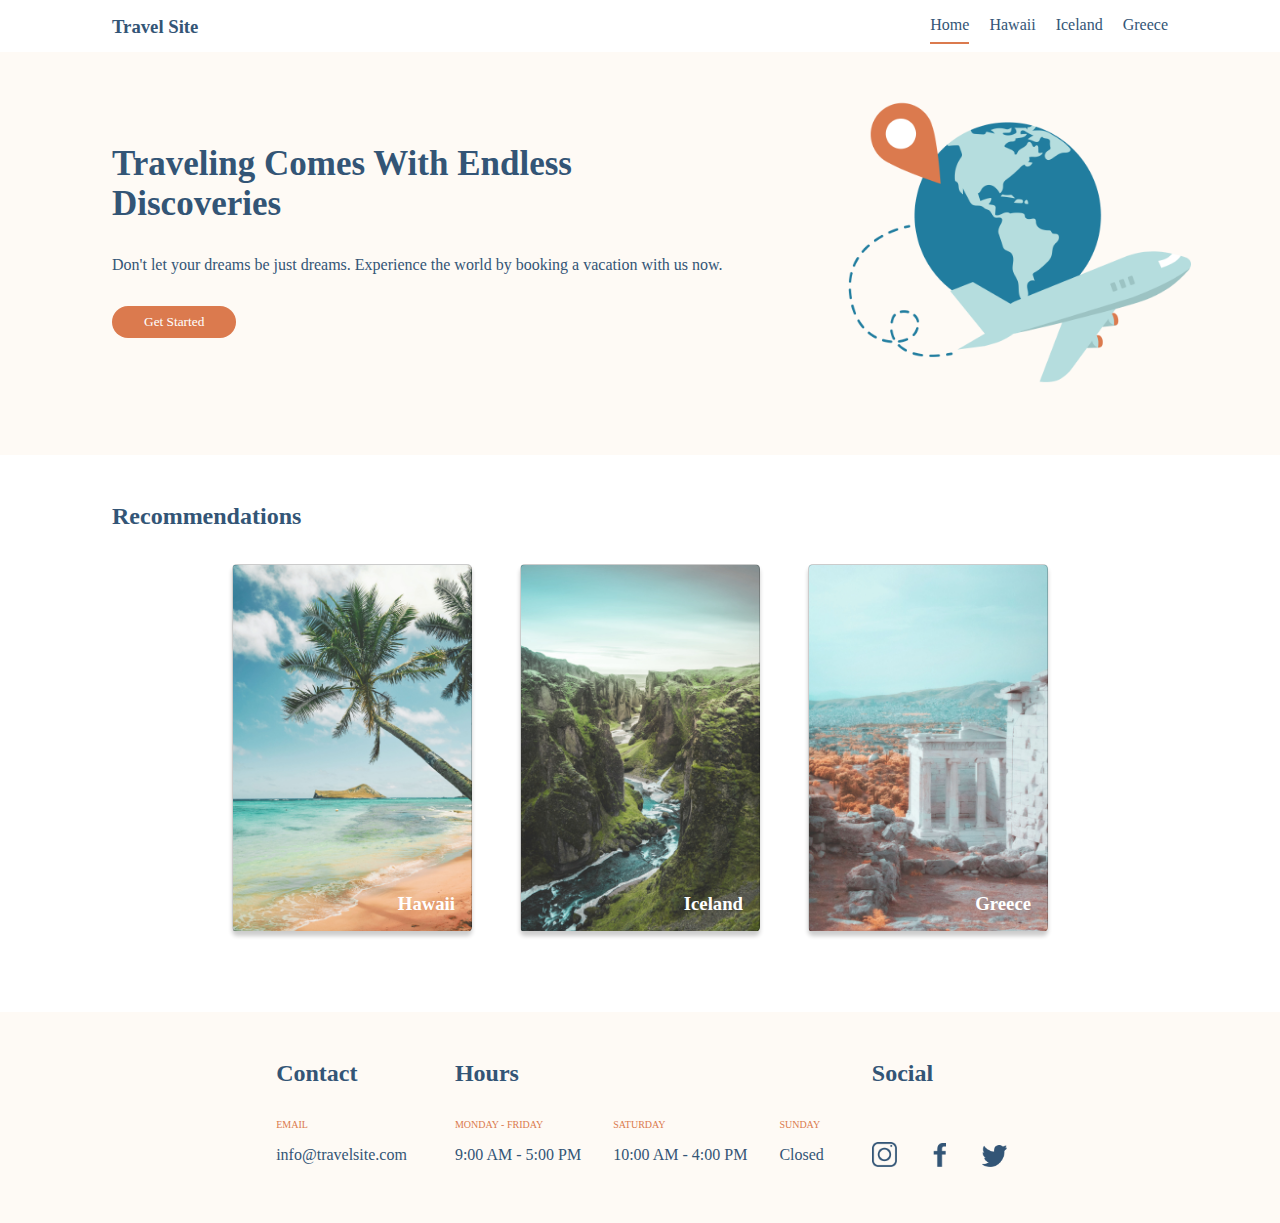
<file: index.html>
<!DOCTYPE html>
<html lang="en">
  <head>
    <meta charset="UTF-8" />
    <meta http-equiv="X-UA-Compatible" content="IE=edge" />
    <meta name="viewport" content="width=device-width, initial-scale=1.0" />
    <title>Travel Site</title>
    <link rel="stylesheet" href="./css/main.css" />
    <link rel="stylesheet" href="./css/global.css" />
  </head>

  <body>
    <header class="header">
      <a class="header__link" href="./index.html">
        <h3 class="header__title">Travel Site</h3></a
      >
      <nav class="navigation">
        <ul class="navigation__list">
          <li class="navigation__item">
            <a class="navigation__link--current" href="./index.html">Home</a>
          </li>
          <li class="navigation__item">
            <a class="navigation__link" href="./pages/hawaii.html">Hawaii</a>
          </li>
          <li class="navigation__item">
            <a class="navigation__link" href="./pages/iceland.html">Iceland</a>
          </li>
          <li class="navigation__item">
            <a class="navigation__link" href="./pages/greece.html">Greece</a>
          </li>
        </ul>
      </nav>
    </header>

    <main>
      <section class="hero">
        <article class="hero__textcontainer">
          <h1 class="hero__header">Traveling Comes With Endless Discoveries</h1>
          <p class="hero__description">
            Don't let your dreams be just dreams. Experience the world by
            booking a vacation with us now.
          </p>
          <a class="hero___buttonlink" href=""
            ><button class="hero___button">Get Started</button></a
          >
        </article>
        <article class="hero__imagecontainer">
          <img
            class="hero__image"
            src="./assets/Images/hero.png"
            alt="Plane flying around world"
          />
        </article>
      </section>

      <section class="destinations">
        <h2 class="destinations__title">Recommendations</h2>
        <article class="destinations__options">
          <a class="destinations__hawaii__link" href="./pages/hawaii.html">
            <div class="destinations__hawaii">
              <h3 class="destinations__hawaii__text">Hawaii</h3>
            </div></a
          >
          <a class="destinations__iceland__link" href="./pages/iceland.html">
            <div class="destinations__iceland">
              <h3 class="destinations__iceland__text">Iceland</h3>
            </div></a
          >
          <a class="destinations__greece__link" href="./pages/greece.html">
            <div class="destinations__greece">
              <h3 class="destinations__greece__text">Greece</h3>
            </div></a
          >
        </article>
      </section>
    </main>

    <footer class="footer">
      <div class="footer__address">
        <h2 class="footer__cardheader">Contact</h2>
        <p class="footer__text__title">Email</p>
        <a href="malito: info@travelsite.com"<p class="footer__text">info@travelsite.com</p></a>

      </div>

      <div class="footer__hours">
        <h2 class="footer__cardheader">Hours</h2>
        <div class="footer__text__days">
          <div class="footer__monday-friday">
            <p class="footer__monday-friday__text">Monday - Friday</p>
            <p class="footer__monday-friday__time">9:00 AM - 5:00 PM</p>
          </div>
          <div class="footer__saturday">
            <p class="footer__saturday__text">Saturday</p>
            <p class="footer__saturday__time">10:00 AM - 4:00 PM</p>
          </div>
          <div class="footer__sunday">
            <p class="footer__sunday__text">Sunday</p>
            <p class="footer__sunday__time">Closed</p>
          </div>
        </div>
      </div>

      <div class="footer__socials">
        <h2 class="footer__cardheader--social">Social</h2>
        <a class="footer__links" href="https://www.Instagram.com">
          <img
            class="footer__instagram__icon"
            src="./assets/Icons/icon-instagram.png"
            alt="Instagram"
          />
        </a>

        <a class="footer__links" href="https://www.facebook.com">
          <img
            class="footer__facebook__icon"
            src="./assets/Icons/icon-facebook.png"
            alt="Facebook"
          />
        </a>
        <a class="footer__links" href="https://www.twiiter.com">
          <img
            class="footer__twiiter__icon"
            src="./assets/Icons/icon-twitter.png"
            alt="Facebook"
          />
        </a>
      </div>
    </footer>
  </body>
</html>
</file>
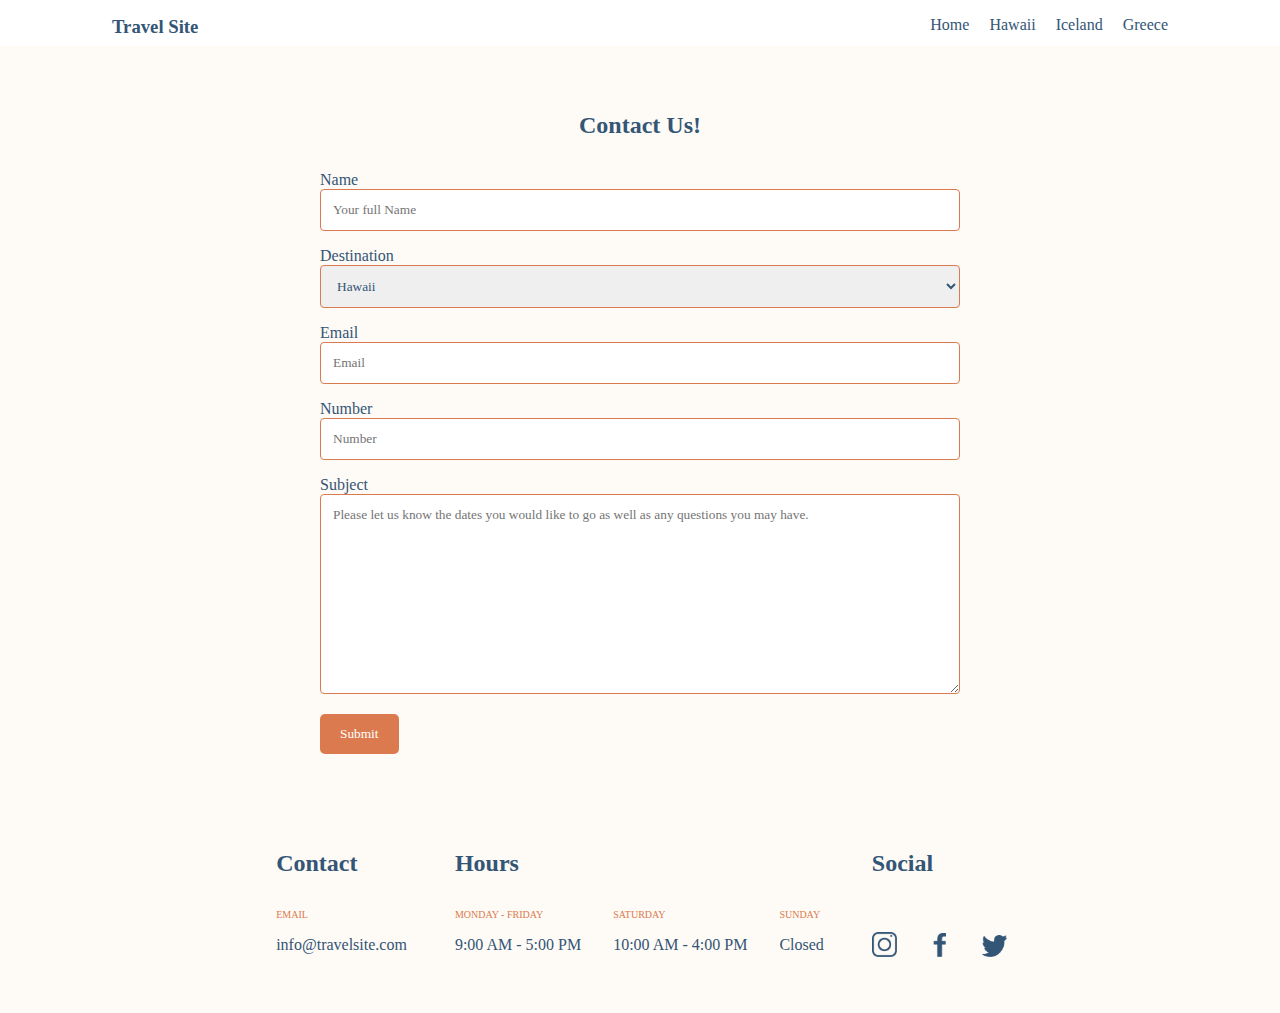
<file: pages/getstarted.html>
<!DOCTYPE html>
<html lang="en">
  <head>
    <meta charset="UTF-8" />
    <meta http-equiv="X-UA-Compatible" content="IE=edge" />
    <meta name="viewport" content="width=device-width, initial-scale=1.0" />
    <title>Get Started</title>
    <link rel="stylesheet" href="../css/getstarted.css" />
    <link rel="stylesheet" href="../css/global.css" />
  </head>

  <body>

    <header class="header">
      <a class="header__link" href="../index.html">
        <h3 class="header__title">Travel Site</h3></a
      >
      <nav class="navigation">
        <ul class="navigation__list">
          <li class="navigation__item">
            <a class="navigation__link" href="../index.html">Home</a>
          </li>
          <li class="navigation__item">
            <a class="navigation__link" href="../pages/hawaii.html">Hawaii</a>
          </li>
          <li class="navigation__item">
            <a class="navigation__link" href="../pages/iceland.html">Iceland</a>
          </li>
          <li class="navigation__item">
            <a class="navigation__link" href="../pages/greece.html">Greece</a>
          </li>
        </ul>
      </nav>
    </header>

    <main class="form">
      <div class="form__container">
        <form action="form">
          <h2 class="form__title"> Contact Us!
          </h2>
          <label for="name">Name</label>
          <input type="text" id="name" name="name" placeholder="Your full Name">
          <label for="country">Destination</label>
          <select id="country" name="country">
            <option value="australia">Hawaii</option>
            <option value="canada">Iceland</option>
            <option value="usa">Greece</option>
          </select>
          <label for="Email">Email</label>
          <input type="text" id="email" name="email" placeholder="Email">
          <label for="Number">Number</label>
          <input type="text" id="Number" name="number" placeholder="Number">
          <label for="subject">Subject</label>
          <textarea id="subject" name="subject" placeholder="Please let us know the dates you would like to go as well as any questions you may have." style="height:200px"></textarea>
          <input type="submit" value="Submit">
        </form>
      </div>
    </main>

    <footer class="footer">
      <div class="footer__address">
        <h2 class="footer__cardheader">Contact</h2>
        <p class="footer__text__title">Email</p>
        <a href="malito: info@travelsite.com"<p class="footer__text">info@travelsite.com</p></a>
      </div>
      <div class="footer__hours">
        <h2 class="footer__cardheader">Hours</h2>
        <div class="footer__text__days">
          <div class="footer__monday-friday">
            <p class="footer__monday-friday__text">Monday - Friday</p>
            <p class="footer__monday-friday__time">9:00 AM - 5:00 PM</p>
          </div>
          <div class="footer__saturday">
            <p class="footer__saturday__text">Saturday</p>
            <p class="footer__saturday__time">10:00 AM - 4:00 PM</p>
          </div>
          <div class="footer__sunday">
            <p class="footer__sunday__text">Sunday</p>
            <p class="footer__sunday__time">Closed</p>
          </div>
        </div>
      </div>

      <div class="footer__socials">
        <h2 class="footer__cardheader--social">Social</h2>
        <a class="footer__links" href="https://www.Instagram.com">
          <img
            class="footer__instagram__icon"
            src="../assets/Icons/icon-instagram.png"
            alt="Instagram"
          />
        </a>

        <a class="footer__links" href="https://www.facebook.com">
          <img
            class="footer__facebook__icon"
            src="../assets/Icons/icon-facebook.png"
            alt="Facebook"
          />
        </a>
        <a class="footer__links" href="https://www.twitter.com">
          <img
            class="footer__twiiter__icon"
            src="../assets/Icons/icon-twitter.png"
            alt="Twitter"
          />
        </a>
      </div>
    </footer>
  </body>
</html>
</file>
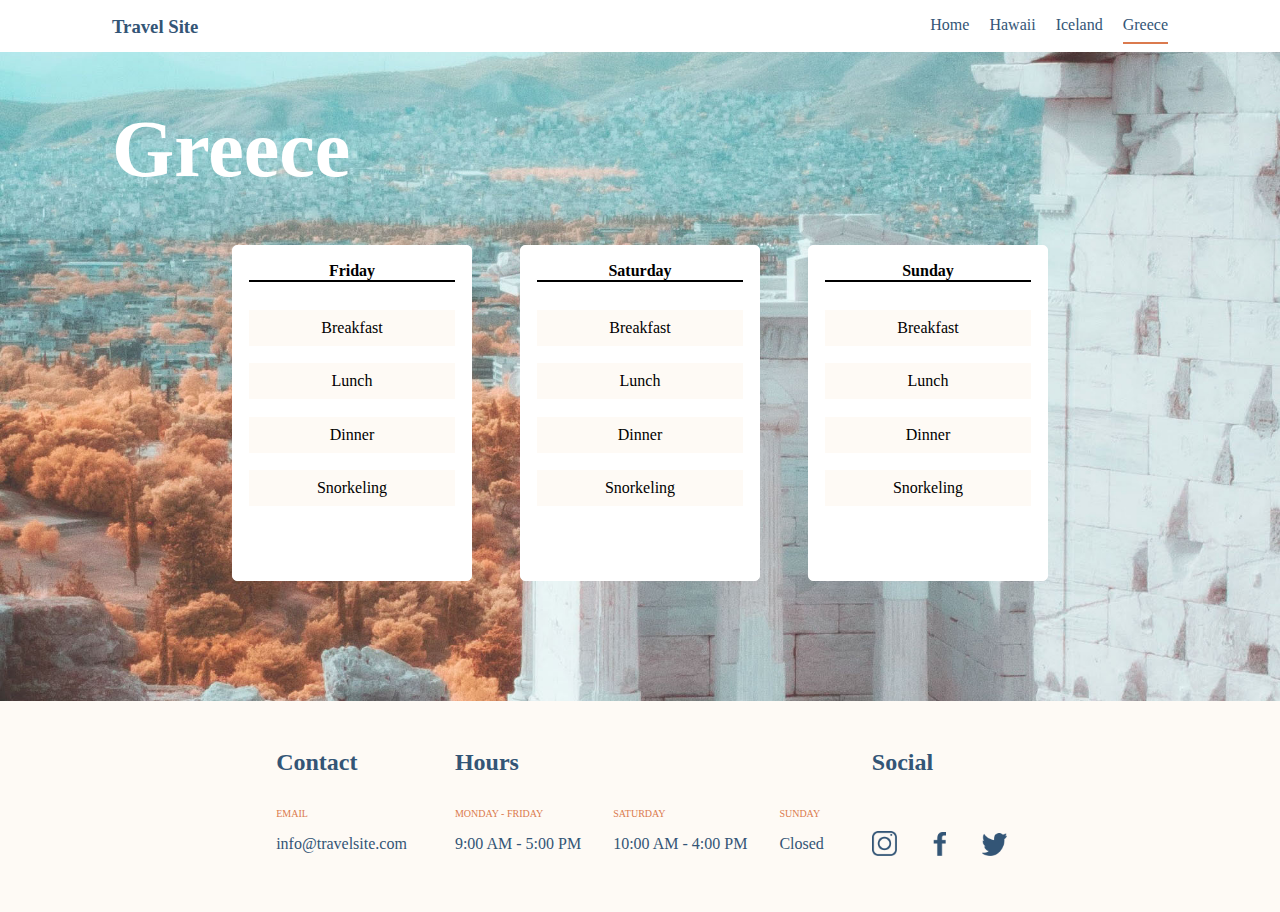
<file: pages/greece.html>
<!DOCTYPE html>
<html lang="en">
  <head>
    <meta charset="UTF-8" />
    <meta http-equiv="X-UA-Compatible" content="IE=edge" />
    <meta name="viewport" content="width=device-width, initial-scale=1.0" />
    <title>Greece</title>
    <link rel="stylesheet" href="../css/destinations.css" />
    <link rel="stylesheet" href="../css/global.css" />
  </head>

  <body>
    <header class="header">
      <a class="header__link" href="../index.html">
        <h3 class="header__title">Travel Site</h3></a
      >
      <nav class="navigation">
        <ul class="navigation__list">
          <li class="navigation__item">
            <a class="navigation__link" href="../index.html">Home</a>
          </li>
          <li class="navigation__item">
            <a class="navigation__link" href="../pages/hawaii.html">Hawaii</a>
          </li>
          <li class="navigation__item">
            <a class="navigation__link" href="../pages/iceland.html">Iceland</a>
          </li>
          <li class="navigation__item">
            <a class="navigation__link--current" href="../pages/greece.html">Greece</a>
          </li>
        </ul>
      </nav>
    </header>

    <main>
      <section class="hero__greece">
        <h1 class="hero__title">Greece</h1>
        <article class="hero__days">
          <div class="hero__day">
            <ul class="hero__day__text">
              <li class="hero__day__list--day">Friday</li>
              <li class="hero__day__list">Breakfast</li>
              <li class="hero__day__list">Lunch</li>
              <li class="hero__day__list">Dinner</li>
              <li class="hero__day__list">Snorkeling</li>
            </ul>
          </div>
          <div class="hero__day">
            <ul class="hero__day__text">
              <li class="hero__day__list--day">Saturday</li>
              <li class="hero__day__list">Breakfast</li>
              <li class="hero__day__list">Lunch</li>
              <li class="hero__day__list">Dinner</li>
              <li class="hero__day__list">Snorkeling</li>
            </ul>
          </div>
          <div class="hero__day">
            <ul class="hero__day__text">
              <li class="hero__day__list--day">Sunday</li>
              <li class="hero__day__list">Breakfast</li>
              <li class="hero__day__list">Lunch</li>
              <li class="hero__day__list">Dinner</li>
              <li class="hero__day__list">Snorkeling</li>
            </ul>
          </div>
        </article>
      </section>
    </main>
    <footer class="footer">
      <div class="footer__address">
        <h2 class="footer__cardheader">Contact</h2>
        <p class="footer__text__title">Email</p>
        <a href="malito: info@travelsite.com"<p class="footer__text">info@travelsite.com</p></a>

      </div>

      <div class="footer__hours">
        <h2 class="footer__cardheader">Hours</h2>
        <div class="footer__text__days">
          <div class="footer__monday-friday">
            <p class="footer__monday-friday__text">Monday - Friday</p>
            <p class="footer__monday-friday__time">9:00 AM - 5:00 PM</p>
          </div>
          <div class="footer__saturday">
            <p class="footer__saturday__text">Saturday</p>
            <p class="footer__saturday__time">10:00 AM - 4:00 PM</p>
          </div>
          <div class="footer__sunday">
            <p class="footer__sunday__text">Sunday</p>
            <p class="footer__sunday__time">Closed</p>
          </div>
        </div>
      </div>

      <div class="footer__socials">
        <h2 class="footer__cardheader--social">Social</h2>
        <a class="footer__links" href="https://www.Instagram.com">
          <img
            class="footer__instagram__icon"
            src="../assets/Icons/icon-instagram.png"
            alt="Instagram"
          />
        </a>

        <a class="footer__links" href="https://www.facebook.com">
          <img
            class="footer__facebook__icon"
            src="../assets/Icons/icon-facebook.png"
            alt="Facebook"
          />
        </a>
        <a class="footer__links" href="https://www.twitter.com">
          <img
            class="footer__twiiter__icon"
            src="../assets/Icons/icon-twitter.png"
            alt="Twiiter"
          />
        </a>
      </div>
    </footer>
  </body>
</html>
</file>
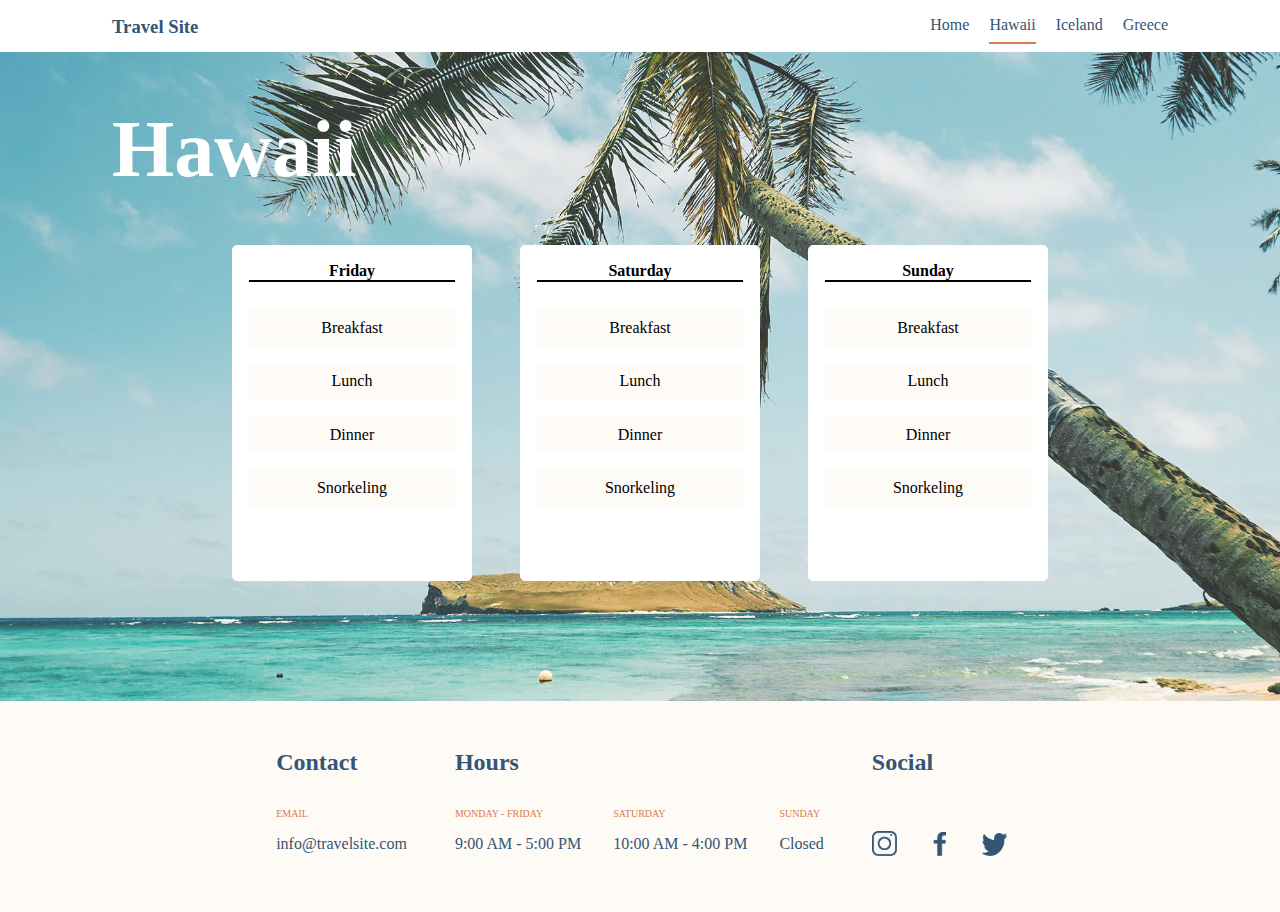
<file: pages/hawaii.html>
<!DOCTYPE html>
<html lang="en">
  <head>
    <meta charset="UTF-8" />
    <meta http-equiv="X-UA-Compatible" content="IE=edge" />
    <meta name="viewport" content="width=device-width, initial-scale=1.0" />
    <title>Hawaii</title>
    <link rel="stylesheet" href="../css/destinations.css" />
    <link rel="stylesheet" href="../css/global.css" />
  </head>

  <body>
    <header class="header">
      <a class="header__link" href="../index.html">
        <h3 class="header__title">Travel Site</h3></a
      >
      <nav class="navigation">
        <ul class="navigation__list">
          <li class="navigation__item">
            <a class="navigation__link" href="../index.html">Home</a>
          </li>
          <li class="navigation__item">
            <a class="navigation__link--current" href="../pages/hawaii.html">Hawaii</a>
          </li>
          <li class="navigation__item">
            <a class="navigation__link" href="../pages/iceland.html">Iceland</a>
          </li>
          <li class="navigation__item">
            <a class="navigation__link" href="../pages/greece.html">Greece</a>
          </li>
        </ul>
      </nav>
    </header>

    <main>
      <section class="hero__hawaii">
        <h1 class="hero__title">Hawaii</h1>
        <article class="hero__days">
          <div class="hero__day">
            <ul class="hero__day__text">
              <li class="hero__day__list--day">Friday</li>
              <li class="hero__day__list">Breakfast</li>
              <li class="hero__day__list">Lunch</li>
              <li class="hero__day__list">Dinner</li>
              <li class="hero__day__list">Snorkeling</li>
            </ul>
          </div>
          <div class="hero__day">
            <ul class="hero__day__text">
              <li class="hero__day__list--day">Saturday</li>
              <li class="hero__day__list">Breakfast</li>
              <li class="hero__day__list">Lunch</li>
              <li class="hero__day__list">Dinner</li>
              <li class="hero__day__list">Snorkeling</li>
            </ul>
          </div>
          <div class="hero__day">
            <ul class="hero__day__text">
              <li class="hero__day__list--day">Sunday</li>
              <li class="hero__day__list">Breakfast</li>
              <li class="hero__day__list">Lunch</li>
              <li class="hero__day__list">Dinner</li>
              <li class="hero__day__list">Snorkeling</li>
            </ul>
          </div>
        </article>
      </section>
    </main>
    <footer class="footer">
      <div class="footer__address">
        <h2 class="footer__cardheader">Contact</h2>
        <p class="footer__text__title">Email</p>
        <a href="malito: info@travelsite.com"<p class="footer__text">info@travelsite.com</p></a>

      </div>

      <div class="footer__hours">
        <h2 class="footer__cardheader">Hours</h2>
        <div class="footer__text__days">
          <div class="footer__monday-friday">
            <p class="footer__monday-friday__text">Monday - Friday</p>
            <p class="footer__monday-friday__time">9:00 AM - 5:00 PM</p>
          </div>
          <div class="footer__saturday">
            <p class="footer__saturday__text">Saturday</p>
            <p class="footer__saturday__time">10:00 AM - 4:00 PM</p>
          </div>
          <div class="footer__sunday">
            <p class="footer__sunday__text">Sunday</p>
            <p class="footer__sunday__time">Closed</p>
          </div>
        </div>
      </div>

      <div class="footer__socials">
        <h2 class="footer__cardheader--social">Social</h2>
        <a class="footer__links" href="https://www.Instagram.com">
          <img
            class="footer__instagram__icon"
            src="../assets/Icons/icon-instagram.png"
            alt="Instagram"
          />
        </a>

        <a class="footer__links" href="https://www.facebook.com">
          <img
            class="footer__facebook__icon"
            src="../assets/Icons/icon-facebook.png"
            alt="Facebook"
          />
        </a>
        <a class="footer__links" href="https://www.twitter.com">
          <img
            class="footer__twiiter__icon"
            src="../assets/Icons/icon-twitter.png"
            alt="Twitter"
          />
        </a>
      </div>
    </footer>
  </body>
</html>
</file>
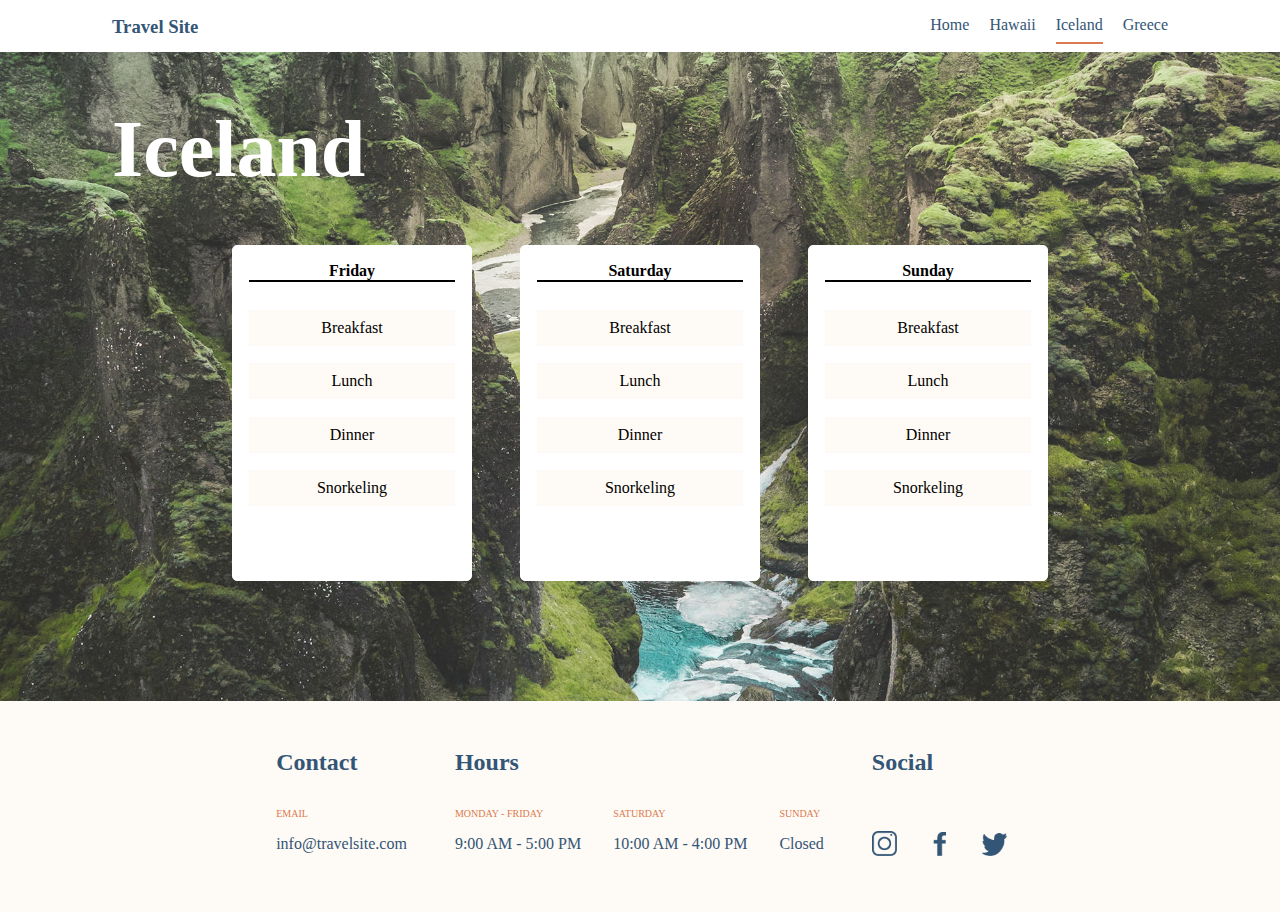
<file: pages/iceland.html>
<!DOCTYPE html>
<html lang="en">
  <head>
    <meta charset="UTF-8" />
    <meta http-equiv="X-UA-Compatible" content="IE=edge" />
    <meta name="viewport" content="width=device-width, initial-scale=1.0" />
    <title>Iceland</title>
    <link rel="stylesheet" href="../css/destinations.css" />
    <link rel="stylesheet" href="../css/global.css" />
  </head>

  <body>
    <header class="header">
      <a class="header__link" href="../index.html">
        <h3 class="header__title">Travel Site</h3></a
      >
      <nav class="navigation">
        <ul class="navigation__list">
          <li class="navigation__item">
            <a class="navigation__link" href="../index.html">Home</a>
          </li>
          <li class="navigation__item">
            <a class="navigation__link" href="../pages/hawaii.html">Hawaii</a>
          </li>
          <li class="navigation__item">
            <a class="navigation__link--current" href="../pages/iceland.html">Iceland</a>
          </li>
          <li class="navigation__item">
            <a class="navigation__link" href="../pages/greece.html">Greece</a>
          </li>
        </ul>
      </nav>
    </header>

    <main>
      <section class="hero__iceland">
        <h1 class="hero__title">Iceland</h1>
        <article class="hero__days">
          <div class="hero__day">
            <ul class="hero__day__text">
              <li class="hero__day__list--day">Friday</li>
              <li class="hero__day__list">Breakfast</li>
              <li class="hero__day__list">Lunch</li>
              <li class="hero__day__list">Dinner</li>
              <li class="hero__day__list">Snorkeling</li>
            </ul>
          </div>
          <div class="hero__day">
            <ul class="hero__day__text">
              <li class="hero__day__list--day">Saturday</li>
              <li class="hero__day__list">Breakfast</li>
              <li class="hero__day__list">Lunch</li>
              <li class="hero__day__list">Dinner</li>
              <li class="hero__day__list">Snorkeling</li>
            </ul>
          </div>
          <div class="hero__day">
            <ul class="hero__day__text">
              <li class="hero__day__list--day">Sunday</li>
              <li class="hero__day__list">Breakfast</li>
              <li class="hero__day__list">Lunch</li>
              <li class="hero__day__list">Dinner</li>
              <li class="hero__day__list">Snorkeling</li>
            </ul>
          </div>
        </article>
      </section>
    </main>
    <footer class="footer">
      <div class="footer__address">
        <h2 class="footer__cardheader">Contact</h2>
        <p class="footer__text__title">Email</p>
        <a href="malito: info@travelsite.com"<p class="footer__text">info@travelsite.com</p></a>

      </div>

      <div class="footer__hours">
        <h2 class="footer__cardheader">Hours</h2>
        <div class="footer__text__days">
          <div class="footer__monday-friday">
            <p class="footer__monday-friday__text">Monday - Friday</p>
            <p class="footer__monday-friday__time">9:00 AM - 5:00 PM</p>
          </div>
          <div class="footer__saturday">
            <p class="footer__saturday__text">Saturday</p>
            <p class="footer__saturday__time">10:00 AM - 4:00 PM</p>
          </div>
          <div class="footer__sunday">
            <p class="footer__sunday__text">Sunday</p>
            <p class="footer__sunday__time">Closed</p>
          </div>
        </div>
      </div>

      <div class="footer__socials">
        <h2 class="footer__cardheader--social">Social</h2>
        <a class="footer__links" href="https://www.Instagram.com">
          <img
            class="footer__instagram__icon"
            src="../assets/Icons/icon-instagram.png"
            alt="Instagram"
          />
        </a>

        <a class="footer__links" href="https://www.facebook.com">
          <img
            class="footer__facebook__icon"
            src="../assets/Icons/icon-facebook.png"
            alt="Facebook"
          />
        </a>
        <a class="footer__links" href="https://www.twitter.com">
          <img
            class="footer__twiiter__icon"
            src="../assets/Icons/icon-twitter.png"
            alt="Twitter"
          />
        </a>
      </div>
    </footer>
  </body>
</html>
</file>
<file: css/main.css>
/*hero*/

.hero {
  background-color: #fefaf5;
  width: 100%;
  display: flex;
  margin: 0;
  padding-top: 6rem;
  padding-bottom: 4.5rem;
}

.hero__header {
  margin-top: 0;
  inline-size: 30rem;
  color: #335576;
  font-size: 35px;
}

.hero__textcontainer {
  margin-top: 3rem;
  margin-left: 7rem;
}

.hero__description {
  margin-top: 2rem;
  inline-size: 40rem;
  color: #335576;
}

.hero___button {
  margin-top: 2rem;
  background-color: #db7a4e;
  color: #ffffff;
  border: 0;
  padding: 0.5rem 2rem;
  border-radius: 25px;
}

.hero__image {
  width: 65%;
  margin-left: 6rem;
  display: flex;
  justify-content: right;
}

.hero__imagecontainer {
  margin-top: 0;
}

/*destinations*/

.destinations {
  margin-top: 3rem;
}

.destinations__title {
  display: flex;
  margin-left: 7rem;
  color: #335576;
}

.destinations__options {
  display: flex;
  justify-content: center;
  margin-bottom: 3.5rem;
  margin-top: 0.6rem;
}

.destinations__hawaii {
  background-color: white;
  background-image: url("../assets/Images/hawaii.jpg");
  background-size: cover;
  border-radius: 0.313rem;
  width: 15rem;
  height: 23rem;
  margin: 1.5rem;
  border: 1px solid rgba(0, 0, 0, 0.2);
  box-shadow: 0px 0.25em 0.25em rgba(0, 0, 0, 0.2);
  text-decoration: none;
  background-repeat: no-repeat;
}

.destinations__hawaii__text {
  color: #ffffff;
  display: flex;
  justify-content: right;
  margin-top: 20.5rem;
  margin-right: 1rem;
}

.destinations__hawaii__link,
.destinations__iceland__link,
.destinations__greece__link {
  text-decoration: none;
}

.destinations__iceland {
  background-color: white;
  background-image: url("../assets/Images/iceland.jpg");
  background-size: cover;
  border-radius: 0.313rem;
  width: 15rem;
  height: 23rem;
  margin: 1.5rem;
  border: 1px solid rgba(0, 0, 0, 0.2);
  box-shadow: 0px 0.25em 0.25em rgba(0, 0, 0, 0.2);
  background-repeat: no-repeat;
}

.destinations__iceland__text {
  color: #ffffff;
  display: flex;
  justify-content: right;
  margin-top: 20.5rem;
  margin-right: 1rem;
}

.destinations__greece {
  background-color: white;
  background-image: url("../assets/Images/greece.jpg");
  background-size: cover;
  border-radius: 0.313rem;
  width: 15rem;
  height: 23rem;
  margin: 1.5em;
  border: 1px solid rgba(0, 0, 0, 0.2);
  box-shadow: 0px 0.25em 0.25em rgba(0, 0, 0, 0.2);
  background-repeat: no-repeat;
}

.destinations__greece__text {
  color: #ffffff;
  display: flex;
  justify-content: right;
  margin-top: 20.5rem;
  margin-right: 1rem;
}
</file>
<file: css/global.css>
* {
  font-family: "verdana";
  box-sizing: border-box;
  margin: 0;
}

/*header*/

.header {
  display: flex;
  justify-content: space-between;
  background-color: #ffffff;
  position: fixed;
  width: 100%;
  padding: 1rem;
  padding-bottom: 0.5rem;
}

.header__title {
  margin-left: 6rem;
  color: #335576;
  text-decoration: none;
}
.header__link {
  text-decoration: none;
}

.navigation__list {
  margin-right: 6rem;
}

.navigation__item {
  display: inline-flex;
  margin-left: 1rem;
}

.navigation__link {
  text-decoration: none;
  color: #335576;
}

.navigation__link--current {
  border-bottom: 2px solid #db7a4e;
  text-decoration: none;
  color: #335576;
  padding-bottom: 0.5rem;
}

.navigation__link:hover {
  text-decoration: none;
  border-bottom: 2px solid #db7a4e;
  padding-bottom: 0.5rem;
}

/*footer*/

.footer {
  display: flex;
  background-color: #fefaf5;
  padding: 3rem;
  justify-content: center;
}

.footer__text {
  color: #335576;
  text-decoration: none;
}

.footer__cardheader {
  color: #335576;
  display: flex;
  margin-bottom: 2rem;
}

.footer__cardheader--social {
  color: #335576;
  display: flex;
  margin-bottom: 2rem;
  height: 20%;
}

.footer__text__title {
  color: #db7a4e;
  margin-bottom: 1rem;
  font-size: 10px;
  text-transform: uppercase;
}

.footer__hours {
  margin-left: 3rem;
}

.footer__address {
  margin-left: 7.5rem;
}

.footer__text__days {
  display: flex;
}

.footer__monday-friday__text {
  display: flex;
  flex-direction: column;
  justify-content: space-between;
}

.footer__monday-friday__text {
  color: #db7a4e;
  margin-bottom: 1rem;
  font-size: 10px;
  text-transform: uppercase;
}

.footer__monday-friday__time {
  color: #335576;
  font-weight: 300;
}

.footer__saturday {
  display: flex;
  flex-direction: column;
  justify-content: space-between;
  margin-left: 2rem;
}

.footer__saturday__text {
  color: #db7a4e;
  margin-bottom: 1rem;
  font-size: 10px;
  text-transform: uppercase;
}

.footer__saturday__time {
  color: #335576;
  font-weight: 300;
}

.footer__sunday {
  display: flex;
  flex-direction: column;
  justify-content: space-between;
  margin-left: 2rem;
}

.footer__sunday__text {
  color: #db7a4e;
  margin-bottom: 1rem;
  font-size: 10px;
  text-transform: uppercase;
}

.footer__sunday__time {
  color: #335576;
  font-weight: 300;
}

.footer__socials {
  margin-left: 3rem;
}

.footer__links {
  text-decoration: none;
}
.footer__instagram__icon {
  width: 10%;
  margin-top: 27px;
}
.footer__facebook__icon {
  width: 5%;
  margin-top: 27px;
  margin-left: 2rem;
}

.footer__twiiter__icon {
  width: 10%;
  margin-top: 27px;
  margin-left: 2rem;
}
</file>
<file: css/getstarted.css>
.form__container {
  background-color: #fefaf5;
  width: 50%;
  display: flex;
  justify-content: center;
  margin-top: 0;
  padding-top: 7rem;
  padding-bottom: 3rem;
  color: #335576;
  border-radius: 0.313rem;
  margin-left: 20rem;
  margin-right: 20rem;
}

.form {
  background-color: #fefaf5;
}

.form__title {
  color: #335576;
  text-align: center;
  padding-bottom: 2rem;
}

input[type="text"],
select,
textarea {
  width: 100%;
  padding: 0.75rem;
  border: 1px solid #db7a4e;
  border-radius: 4px;
  box-sizing: border-box;
  margin-bottom: 1rem;
  resize: vertical;
  color: #335576;
}

input[type="submit"] {
  background-color: #db7a4e;
  color: white;
  padding: 0.75rem 1.25rem;
  border: none;
  border-radius: 0.313rem;
}
</file>
<file: css/destinations.css>
.hero__hawaii {
  background-image: url(../assets/Images/hawaii.jpg);
  padding-top: 6.5rem;
  padding-bottom: 6rem;
  background-size: cover;
  background-position: center;
}

.hero__iceland {
  background-image: url(../assets/Images/iceland.jpg);
  padding-top: 6.5rem;
  padding-bottom: 6rem;
  background-size: cover;
  background-position: center;
}

.hero__greece {
  background-image: url(../assets/Images/greece.jpg);
  padding-top: 6.5rem;
  padding-bottom: 6rem;
  background-size: cover;
  background-position: center;
}

.hero__title {
  display: flex;
  margin-left: 7rem;
  color: #ffffff;
  font-size: 80px;
}

.hero__days {
  display: flex;
  justify-content: center;
  padding-top: 1.6rem;
}

.hero__day {
  border-radius: 0.313rem;
  width: 15rem;
  height: 21rem;
  margin: 1.5rem;
  border: 1px solid #ffffff;
  text-decoration: none;
  background-color: #ffffff;
}

.hero__day__text {
  list-style: none;
  text-align: center;
  padding: 0;
}

.hero__day__list {
  color: black;
  border: 1px solid #fefaf5;
  background-color: #fefaf5;
  margin: 1.1rem 1rem;
  padding-top: 0.5rem;
  padding-bottom: 0.5rem;
}

.hero__day__list--day {
  border-bottom: 2px solid black;
  display: 3;
  font-weight: bold;
  padding-top: 1rem;
  padding: 1rem;
  padding-bottom: 0;
  margin-left: 1rem;
  margin-right: 1rem;
  margin-bottom: 1.75rem;
}

.destinations__hawaii__text {
  color: #ffffff;
  display: flex;
  justify-content: right;
  margin-top: 20.5rem;
  margin-right: 1rem;
}

.destinations__hawaii__link {
  text-decoration: none;
}

.destinations__iceland {
  border-radius: 0.313rem;
  width: 15rem;
  height: 21rem;
  margin: 1.5rem;
  border: 1px solid #ffffff;
  text-decoration: none;
  background-color: #ffffff;
}

.destinations__iceland__text {
  color: #ffffff;
  display: flex;
  justify-content: right;
  margin-top: 20.5rem;
  margin-right: 1rem;
}

.destinations__iceland__link {
  text-decoration: none;
}

.destinations__greece {
  border-radius: 0.313rem;
  width: 15rem;
  height: 21rem;
  margin: 1.5rem;
  border: 1px solid #ffffff;
  text-decoration: none;
  background-color: #ffffff;
}

.destinations__greece__text {
  color: #ffffff;
  display: flex;
  justify-content: right;
  margin-top: 20.5rem;
  margin-right: 1rem;
}

.destinations__greece__link {
  text-decoration: none;
}
</file>
